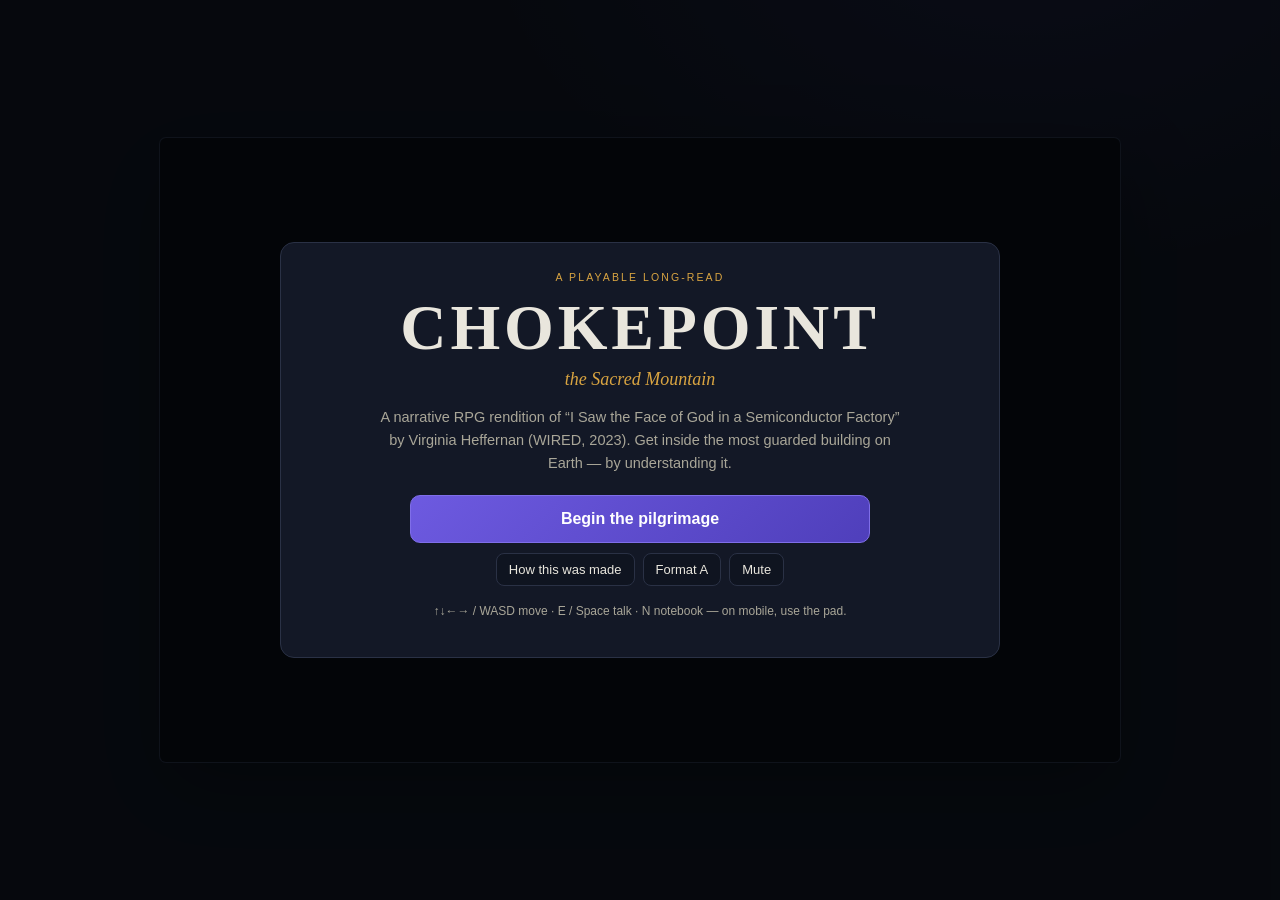
<file: index.html>
<!DOCTYPE html>
<html lang="en">
<head>
  <meta charset="utf-8">
  <meta name="viewport" content="width=device-width, initial-scale=1, viewport-fit=cover, user-scalable=no">
  <title>CHOKEPOINT — a playable long-read (narrative RPG)</title>
  <meta name="description" content="A narrative RPG rendition of Virginia Heffernan's 'I Saw the Face of God in a Semiconductor Factory' (WIRED, 2023). Get inside the most guarded building on Earth — by understanding it. Every fact carries a receipt.">
  <meta name="theme-color" content="#0b0e15">
  <meta property="og:title" content="CHOKEPOINT — the Sacred Mountain">
  <meta property="og:description" content="A 2D narrative RPG generated from one piece of journalism. Characters, quests and three refusals — every fact carries a ¶ receipt to the article.">
  <meta property="og:type" content="website">
  <link rel="icon" href="data:image/svg+xml,%3Csvg xmlns='http://www.w3.org/2000/svg' viewBox='0 0 24 24'%3E%3Cpath d='m3 19 6.5-11L13 13l2-3 6 9H3Z' fill='none' stroke='%23d9a441' stroke-width='1.8'/%3E%3C/svg%3E">
  <link rel="stylesheet" href="rpg.css?v=intro3">
</head>
<body>
  <div id="stage"><canvas id="game" width="320" height="208" aria-label="CHOKEPOINT game world"></canvas></div>
  <div id="hud-rpg" class="hidden"></div>
  <div id="touch" class="hidden" aria-hidden="true">
    <div class="dpad">
      <button data-dir="up" aria-label="Up">▲</button>
      <button data-dir="left" aria-label="Left">◀</button>
      <button data-dir="right" aria-label="Right">▶</button>
      <button data-dir="down" aria-label="Down">▼</button>
    </div>
    <button class="abtn" data-a aria-label="Interact">A</button>
  </div>
  <div id="prompt" class="hidden" aria-live="polite"></div>
  <div id="intro" class="hidden" role="dialog" aria-label="Introduction"></div>
  <div id="dialog" class="hidden" role="log" aria-live="polite"></div>
  <div id="panels" class="hidden"></div>
  <div id="card" aria-live="polite"></div>
  <div id="fade"></div>
  <noscript>
    <div style="position:fixed;inset:0;background:#0b0e15;color:#e9e6dd;display:flex;align-items:center;justify-content:center;padding:24px;font-family:Georgia,serif">
      <p>CHOKEPOINT needs JavaScript. The article it renders is here:
        <a style="color:#a08df5" href="https://www.wired.com/story/i-saw-the-face-of-god-in-a-tsmc-factory/">“I Saw the Face of God in a Semiconductor Factory” — WIRED</a>.</p>
    </div>
  </noscript>
  <script src="rpg-data.js?v=intro3"></script>
  <script src="rpg-story.js?v=intro3"></script>
  <script src="rpg.js?v=intro3"></script>
</body>
</html>
</file>
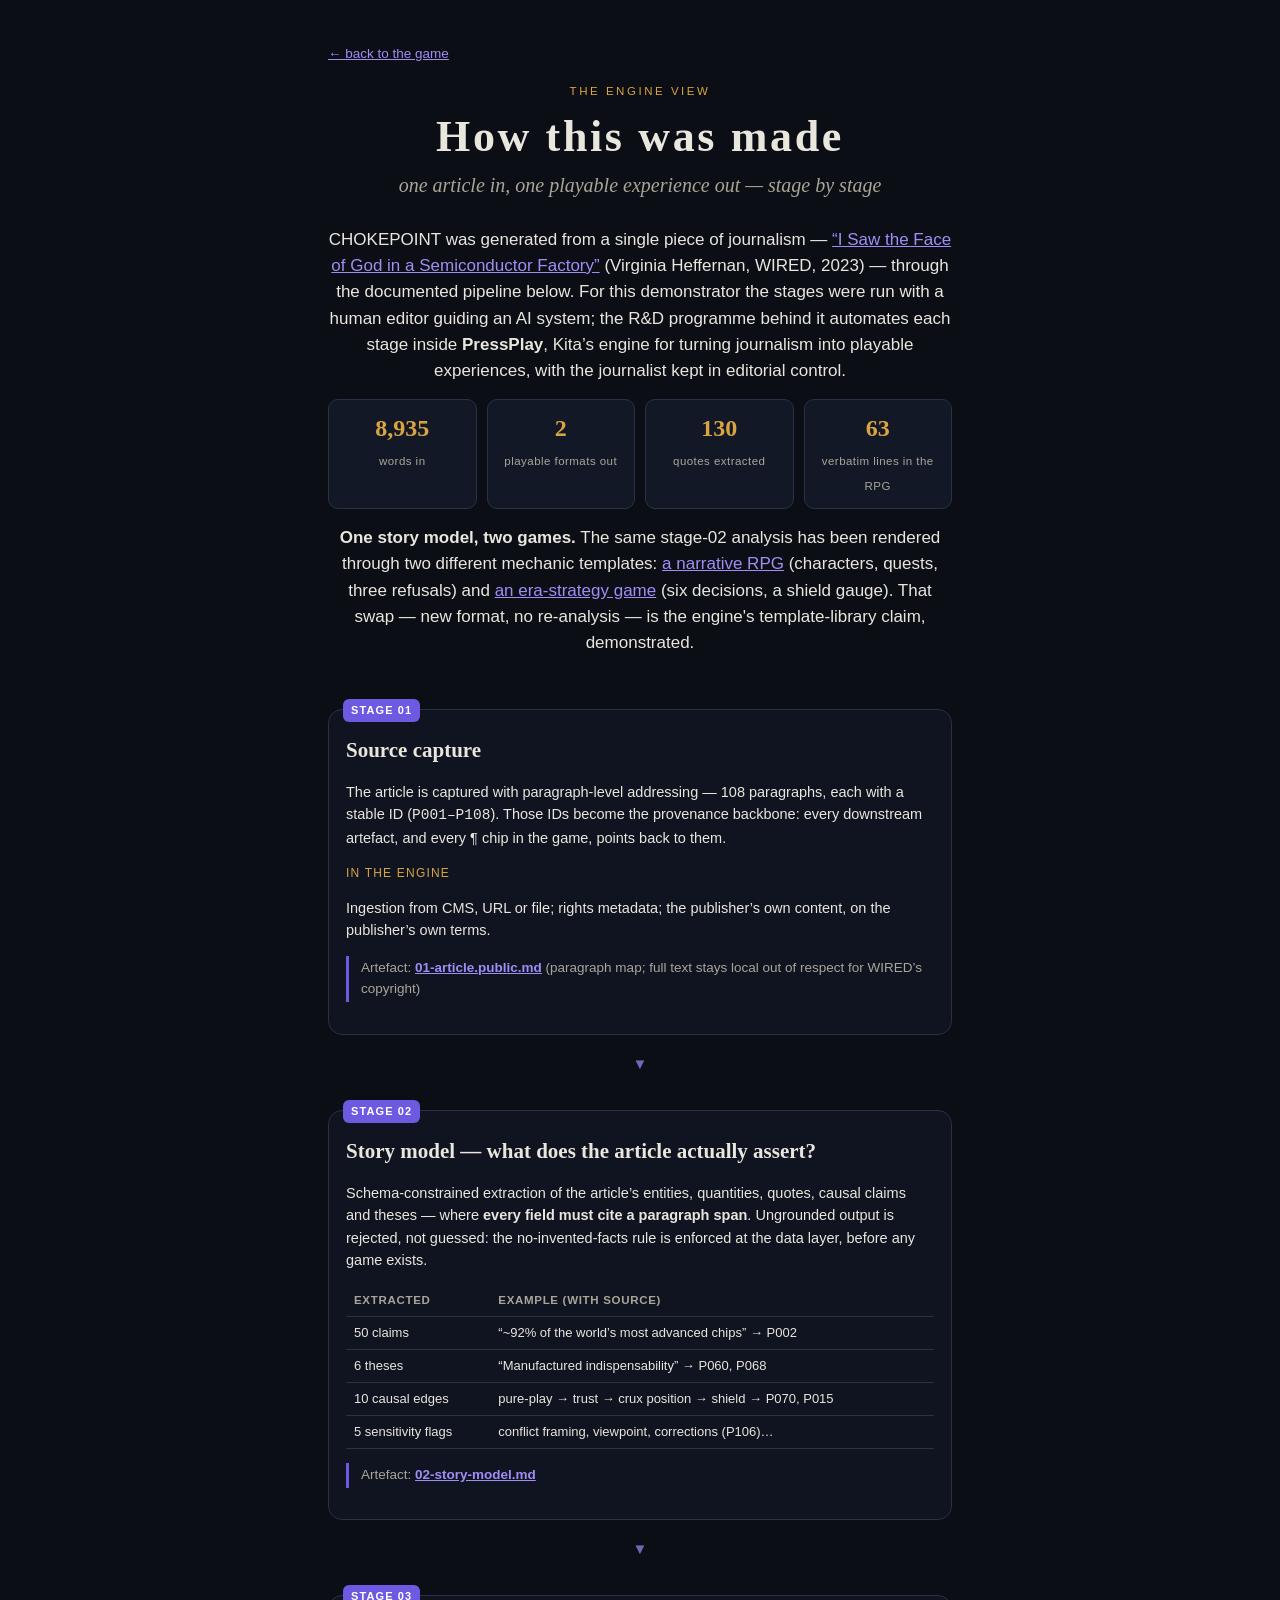
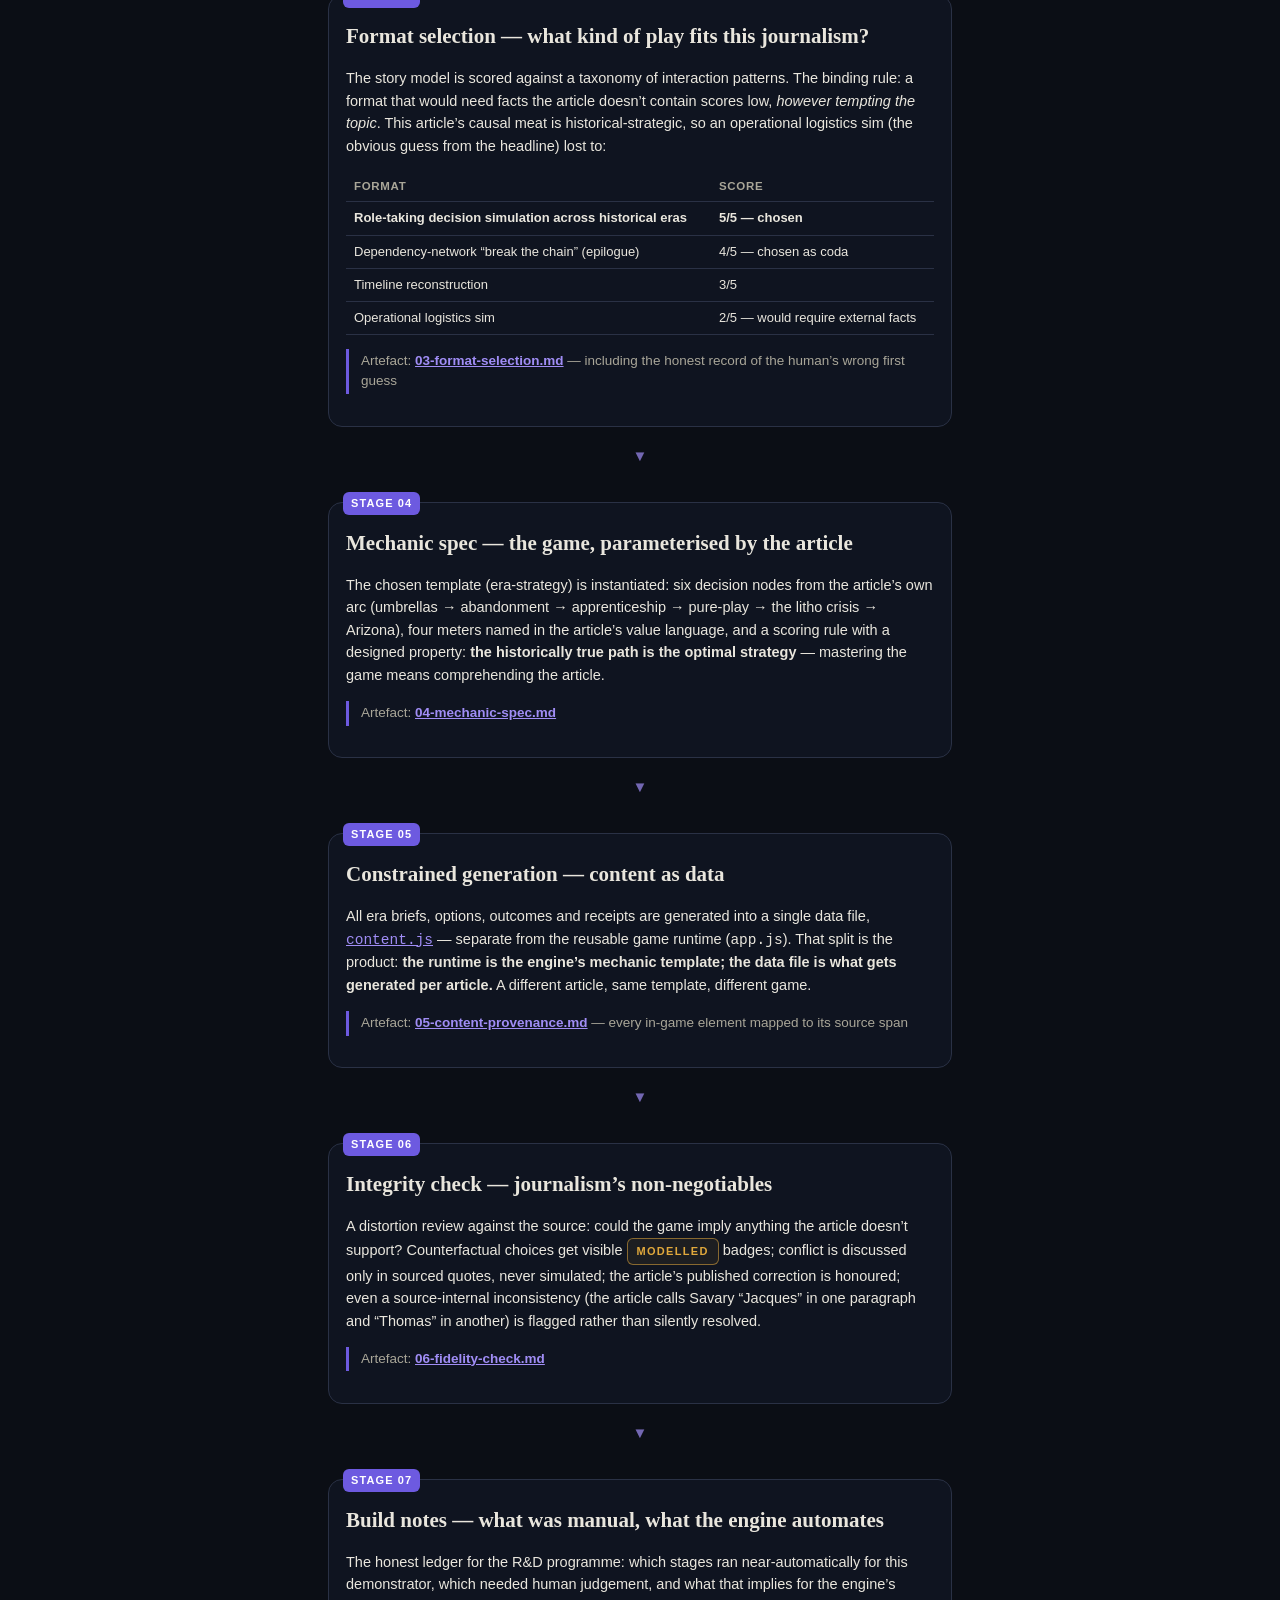
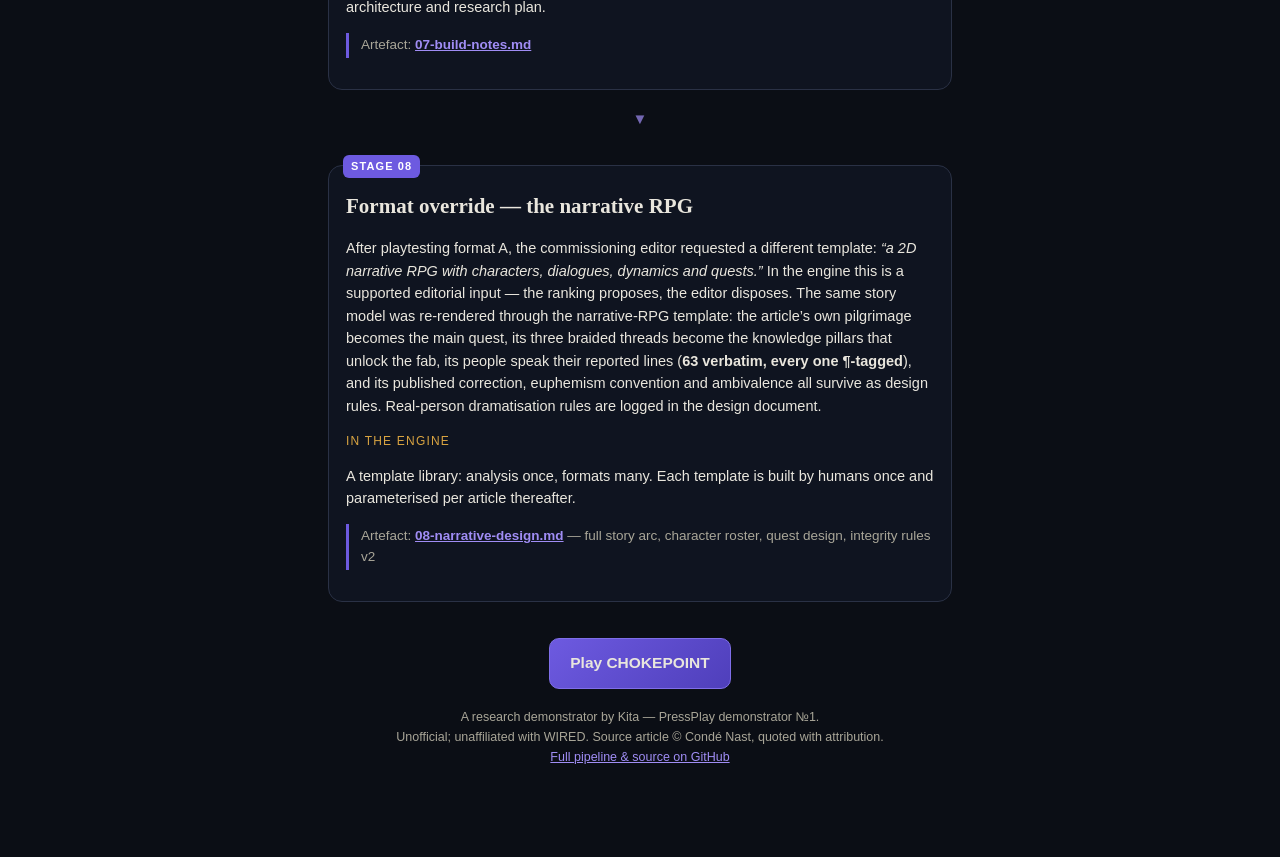
<file: pipeline.html>
<!DOCTYPE html>
<html lang="en">
<head>
  <meta charset="utf-8">
  <meta name="viewport" content="width=device-width, initial-scale=1">
  <title>How CHOKEPOINT was made — the PressPlay pipeline</title>
  <meta name="description" content="The engine view: how one piece of journalism became a playable experience, stage by stage — analysis, format selection, constrained generation, provenance.">
  <meta name="theme-color" content="#0b0e15">
  <link rel="icon" href="data:image/svg+xml,%3Csvg xmlns='http://www.w3.org/2000/svg' viewBox='0 0 24 24'%3E%3Cpath d='m3 19 6.5-11L13 13l2-3 6 9H3Z' fill='none' stroke='%23a08df5' stroke-width='1.8'/%3E%3C/svg%3E">
  <link rel="stylesheet" href="styles.css">
  <style>
    .doc { max-width: 660px; margin: 0 auto; padding: 40px 18px 80px; }
    .doc-head { text-align: center; margin-bottom: 34px; }
    .stage { background: var(--panel-2); border: 1px solid var(--line); border-radius: 14px; padding: 18px 17px; margin-top: 18px; text-align: left; position: relative; }
    .stage-no { position: absolute; top: -11px; left: 14px; background: var(--violet-deep); color: #fff; font-size: 11px; font-weight: 800; letter-spacing: 0.1em; border-radius: 6px; padding: 3px 8px; }
    .stage h3 { font-family: var(--serif); margin: 6px 0 8px; font-size: 21px; }
    .stage p, .stage li { font-size: 14.5px; }
    .stage .engine-does { color: var(--gold); font-size: 12px; letter-spacing: 0.1em; text-transform: uppercase; margin: 12px 0 4px; }
    .stage .artefact { border-left: 3px solid var(--violet-deep); padding: 2px 0 2px 12px; color: var(--ink-dim); font-size: 13.5px; }
    .stage .artefact a { font-weight: 600; }
    .flow { display: grid; gap: 6px; margin: 24px 0 6px; }
    .flow-arrow { text-align: center; color: var(--violet); opacity: 0.7; font-size: 15px; line-height: 1; }
    .stat-row { display: flex; gap: 10px; flex-wrap: wrap; margin-top: 12px; }
    .stat { flex: 1 1 120px; background: var(--panel); border: 1px solid var(--line); border-radius: 10px; padding: 10px 12px; text-align: center; }
    .stat b { display: block; font-family: var(--serif); font-size: 24px; color: var(--gold); }
    .stat span { font-size: 11.5px; color: var(--ink-dim); letter-spacing: 0.04em; }
    table.mini { width: 100%; border-collapse: collapse; font-size: 13px; margin-top: 8px; }
    table.mini th, table.mini td { text-align: left; padding: 6px 8px; border-bottom: 1px solid var(--line); vertical-align: top; }
    table.mini th { color: var(--ink-dim); font-weight: 600; font-size: 11.5px; letter-spacing: 0.06em; text-transform: uppercase; }
    .back { display: inline-block; margin-bottom: 18px; font-size: 13.5px; }
    .foot { text-align: center; margin-top: 36px; }
  </style>
</head>
<body>
  <main class="doc">
    <a class="back" href="index.html">← back to the game</a>
    <div class="doc-head">
      <p class="kicker">The engine view</p>
      <h1 class="title" style="font-size:clamp(30px,8vw,44px)">How this was made</h1>
      <p class="subtitle">one article in, one playable experience out — stage by stage</p>
      <p class="lede" style="text-align:center">CHOKEPOINT was generated from a single piece of journalism —
        <a href="https://www.wired.com/story/i-saw-the-face-of-god-in-a-tsmc-factory/" target="_blank" rel="noopener">“I Saw the Face of God in a Semiconductor Factory”</a>
        (Virginia Heffernan, WIRED, 2023) — through the documented pipeline below. For this demonstrator the stages were run
        with a human editor guiding an AI system; the R&amp;D programme behind it automates each stage inside <strong>PressPlay</strong>,
        Kita’s engine for turning journalism into playable experiences, with the journalist kept in editorial control.</p>
      <div class="stat-row" aria-label="Key numbers">
        <div class="stat"><b>8,935</b><span>words in</span></div>
        <div class="stat"><b>2</b><span>playable formats out</span></div>
        <div class="stat"><b>130</b><span>quotes extracted</span></div>
        <div class="stat"><b>63</b><span>verbatim lines in the RPG</span></div>
      </div>
      <p class="lede" style="text-align:center;margin-top:16px"><strong>One story model, two games.</strong> The same stage-02 analysis has been rendered through two different mechanic templates:
        <a href="index.html">a narrative RPG</a> (characters, quests, three refusals) and
        <a href="strategy.html">an era-strategy game</a> (six decisions, a shield gauge). That swap — new format, no re-analysis —
        is the engine's template-library claim, demonstrated.</p>
    </div>

    <div class="flow">
      <div class="stage">
        <span class="stage-no">STAGE 01</span>
        <h3>Source capture</h3>
        <p>The article is captured with paragraph-level addressing — 108 paragraphs, each with a stable ID (<code>P001–P108</code>). Those IDs become the provenance backbone: every downstream artefact, and every ¶ chip in the game, points back to them.</p>
        <p class="engine-does">In the engine</p>
        <p>Ingestion from CMS, URL or file; rights metadata; the publisher’s own content, on the publisher’s own terms.</p>
        <p class="artefact">Artefact: <a href="https://github.com/sebvasquez91/chokepoint/blob/main/pipeline/01-article.public.md" target="_blank" rel="noopener">01-article.public.md</a> (paragraph map; full text stays local out of respect for WIRED’s copyright)</p>
      </div>
      <p class="flow-arrow">▼</p>

      <div class="stage">
        <span class="stage-no">STAGE 02</span>
        <h3>Story model — what does the article actually assert?</h3>
        <p>Schema-constrained extraction of the article’s entities, quantities, quotes, causal claims and theses — where <strong>every field must cite a paragraph span</strong>. Ungrounded output is rejected, not guessed: the no-invented-facts rule is enforced at the data layer, before any game exists.</p>
        <table class="mini">
          <tr><th>Extracted</th><th>Example (with source)</th></tr>
          <tr><td>50 claims</td><td>“~92% of the world’s most advanced chips” → P002</td></tr>
          <tr><td>6 theses</td><td>“Manufactured indispensability” → P060, P068</td></tr>
          <tr><td>10 causal edges</td><td>pure-play → trust → crux position → shield → P070, P015</td></tr>
          <tr><td>5 sensitivity flags</td><td>conflict framing, viewpoint, corrections (P106)…</td></tr>
        </table>
        <p class="artefact">Artefact: <a href="https://github.com/sebvasquez91/chokepoint/blob/main/pipeline/02-story-model.md" target="_blank" rel="noopener">02-story-model.md</a></p>
      </div>
      <p class="flow-arrow">▼</p>

      <div class="stage">
        <span class="stage-no">STAGE 03</span>
        <h3>Format selection — what kind of play fits this journalism?</h3>
        <p>The story model is scored against a taxonomy of interaction patterns. The binding rule: a format that would need facts the article doesn’t contain scores low, <em>however tempting the topic</em>. This article’s causal meat is historical-strategic, so an operational logistics sim (the obvious guess from the headline) lost to:</p>
        <table class="mini">
          <tr><th>Format</th><th>Score</th></tr>
          <tr><td><strong>Role-taking decision simulation across historical eras</strong></td><td><strong>5/5 — chosen</strong></td></tr>
          <tr><td>Dependency-network “break the chain” (epilogue)</td><td>4/5 — chosen as coda</td></tr>
          <tr><td>Timeline reconstruction</td><td>3/5</td></tr>
          <tr><td>Operational logistics sim</td><td>2/5 — would require external facts</td></tr>
        </table>
        <p class="artefact">Artefact: <a href="https://github.com/sebvasquez91/chokepoint/blob/main/pipeline/03-format-selection.md" target="_blank" rel="noopener">03-format-selection.md</a> — including the honest record of the human’s wrong first guess</p>
      </div>
      <p class="flow-arrow">▼</p>

      <div class="stage">
        <span class="stage-no">STAGE 04</span>
        <h3>Mechanic spec — the game, parameterised by the article</h3>
        <p>The chosen template (era-strategy) is instantiated: six decision nodes from the article’s own arc (umbrellas → abandonment → apprenticeship → pure-play → the litho crisis → Arizona), four meters named in the article’s value language, and a scoring rule with a designed property: <strong>the historically true path is the optimal strategy</strong> — mastering the game means comprehending the article.</p>
        <p class="artefact">Artefact: <a href="https://github.com/sebvasquez91/chokepoint/blob/main/pipeline/04-mechanic-spec.md" target="_blank" rel="noopener">04-mechanic-spec.md</a></p>
      </div>
      <p class="flow-arrow">▼</p>

      <div class="stage">
        <span class="stage-no">STAGE 05</span>
        <h3>Constrained generation — content as data</h3>
        <p>All era briefs, options, outcomes and receipts are generated into a single data file, <a href="https://github.com/sebvasquez91/chokepoint/blob/main/content.js" target="_blank" rel="noopener"><code>content.js</code></a> — separate from the reusable game runtime (<code>app.js</code>). That split is the product: <strong>the runtime is the engine’s mechanic template; the data file is what gets generated per article.</strong> A different article, same template, different game.</p>
        <p class="artefact">Artefact: <a href="https://github.com/sebvasquez91/chokepoint/blob/main/pipeline/05-content-provenance.md" target="_blank" rel="noopener">05-content-provenance.md</a> — every in-game element mapped to its source span</p>
      </div>
      <p class="flow-arrow">▼</p>

      <div class="stage">
        <span class="stage-no">STAGE 06</span>
        <h3>Integrity check — journalism’s non-negotiables</h3>
        <p>A distortion review against the source: could the game imply anything the article doesn’t support? Counterfactual choices get visible <span class="badge badge-modelled" style="pointer-events:none">MODELLED</span> badges; conflict is discussed only in sourced quotes, never simulated; the article’s published correction is honoured; even a source-internal inconsistency (the article calls Savary “Jacques” in one paragraph and “Thomas” in another) is flagged rather than silently resolved.</p>
        <p class="artefact">Artefact: <a href="https://github.com/sebvasquez91/chokepoint/blob/main/pipeline/06-fidelity-check.md" target="_blank" rel="noopener">06-fidelity-check.md</a></p>
      </div>
      <p class="flow-arrow">▼</p>

      <div class="stage">
        <span class="stage-no">STAGE 07</span>
        <h3>Build notes — what was manual, what the engine automates</h3>
        <p>The honest ledger for the R&amp;D programme: which stages ran near-automatically for this demonstrator, which needed human judgement, and what that implies for the engine’s architecture and research plan.</p>
        <p class="artefact">Artefact: <a href="https://github.com/sebvasquez91/chokepoint/blob/main/pipeline/07-build-notes.md" target="_blank" rel="noopener">07-build-notes.md</a></p>
      </div>
      <p class="flow-arrow">▼</p>

      <div class="stage">
        <span class="stage-no">STAGE 08</span>
        <h3>Format override — the narrative RPG</h3>
        <p>After playtesting format A, the commissioning editor requested a different template: <em>“a 2D narrative RPG with characters, dialogues, dynamics and quests.”</em> In the engine this is a supported editorial input — the ranking proposes, the editor disposes. The same story model was re-rendered through the narrative-RPG template: the article’s own pilgrimage becomes the main quest, its three braided threads become the knowledge pillars that unlock the fab, its people speak their reported lines (<strong>63 verbatim, every one ¶-tagged</strong>), and its published correction, euphemism convention and ambivalence all survive as design rules. Real-person dramatisation rules are logged in the design document.</p>
        <p class="engine-does">In the engine</p>
        <p>A template library: analysis once, formats many. Each template is built by humans once and parameterised per article thereafter.</p>
        <p class="artefact">Artefact: <a href="https://github.com/sebvasquez91/chokepoint/blob/main/pipeline/08-narrative-design.md" target="_blank" rel="noopener">08-narrative-design.md</a> — full story arc, character roster, quest design, integrity rules v2</p>
      </div>
    </div>

    <div class="foot">
      <a class="btn btn-primary" href="index.html">Play CHOKEPOINT</a>
      <p class="attribution" style="margin-top:18px">A research demonstrator by Kita — PressPlay demonstrator №1.<br>
        Unofficial; unaffiliated with WIRED. Source article © Condé Nast, quoted with attribution.<br>
        <a href="https://github.com/sebvasquez91/chokepoint" target="_blank" rel="noopener">Full pipeline &amp; source on GitHub</a></p>
    </div>
  </main>
</body>
</html>
</file>
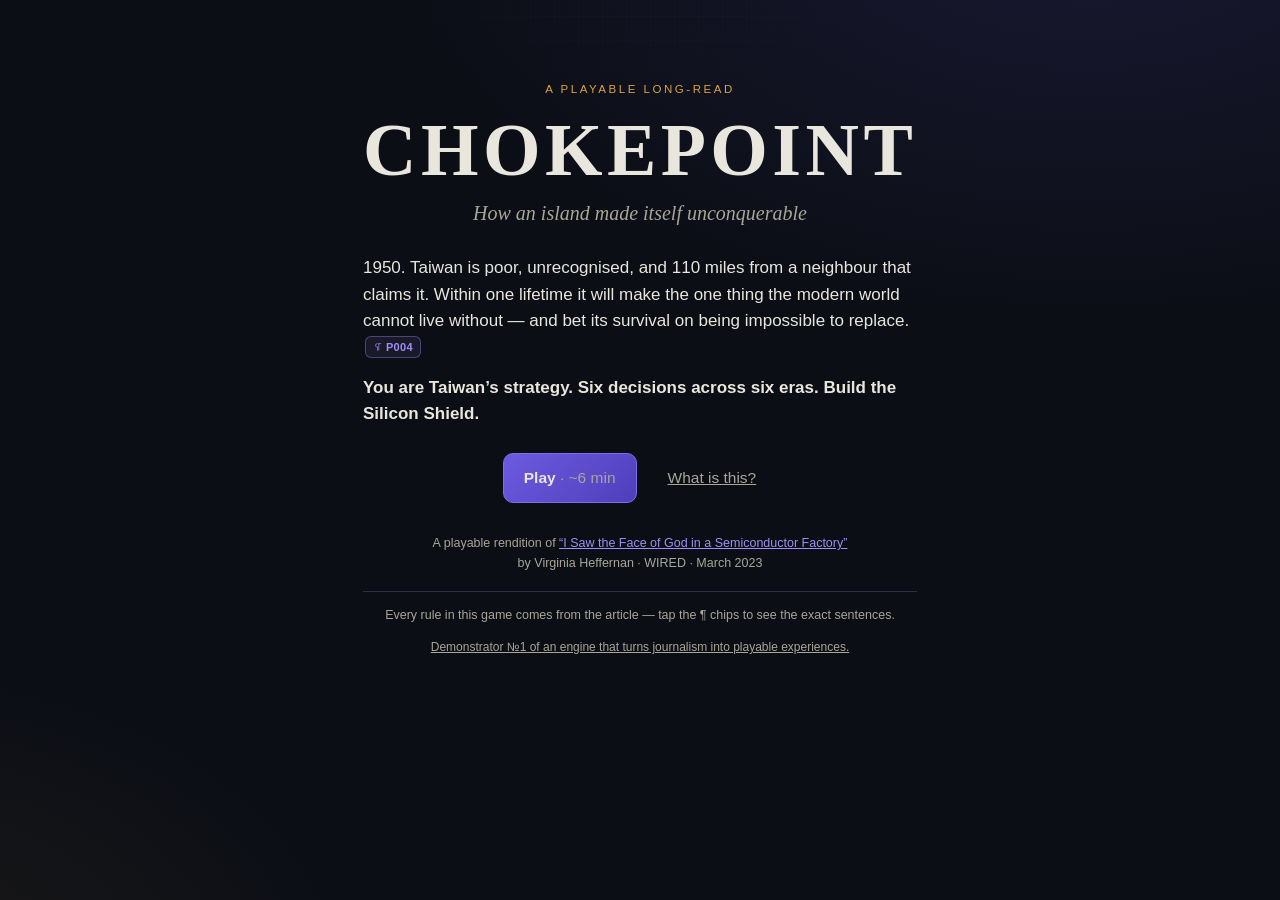
<file: strategy.html>
<!DOCTYPE html>
<html lang="en">
<head>
  <meta charset="utf-8">
  <meta name="viewport" content="width=device-width, initial-scale=1, viewport-fit=cover">
  <title>CHOKEPOINT · strategy edition (format A)</title>
  <meta name="description" content="How an island made itself unconquerable. A playable rendition of Virginia Heffernan's 'I Saw the Face of God in a Semiconductor Factory' (WIRED, 2023) — every rule in the game cites the article.">
  <meta name="theme-color" content="#0b0e15">
  <meta property="og:title" content="CHOKEPOINT — a playable long-read">
  <meta property="og:description" content="You are Taiwan's strategy. Six decisions across six eras. Build the Silicon Shield — every rule cites the article it was made from.">
  <meta property="og:type" content="website">
  <link rel="icon" href="data:image/svg+xml,%3Csvg xmlns='http://www.w3.org/2000/svg' viewBox='0 0 24 24'%3E%3Cpath d='m3 19 6.5-11L13 13l2-3 6 9H3Z' fill='none' stroke='%23d9a441' stroke-width='1.8'/%3E%3C/svg%3E">
  <link rel="stylesheet" href="styles.css">
</head>
<body>
  <div id="hud" class="hidden"></div>
  <main id="app">
    <noscript>
      <div style="max-width:590px;margin:60px auto;padding:0 18px;font-family:Georgia,serif">
        <h1>CHOKEPOINT</h1>
        <p>This playable long-read needs JavaScript. The article it renders is here:
          <a style="color:#a08df5" href="https://www.wired.com/story/i-saw-the-face-of-god-in-a-tsmc-factory/">
            “I Saw the Face of God in a Semiconductor Factory” — Virginia Heffernan, WIRED</a>.</p>
      </div>
    </noscript>
  </main>
  <script src="content.js"></script>
  <script src="app.js"></script>
</body>
</html>
</file>
<file: rpg.css>
/* CHOKEPOINT RPG — rpg.css */
:root {
  --bg: #0b0e15; --panel: #131826; --panel2: #0f1420; --ink: #e9e6dd; --dim: #a9a698;
  --line: #2a3145; --violet: #a08df5; --violetD: #6d5ae0; --gold: #d9a441; --amber: #e0a83c;
  --serif: Georgia, "Times New Roman", serif;
  --sans: -apple-system, BlinkMacSystemFont, "Segoe UI", Roboto, Helvetica, Arial, sans-serif;
}
* { box-sizing: border-box; }
html, body { margin: 0; height: 100%; }
body {
  background: radial-gradient(900px 600px at 80% -10%, rgba(109,90,224,.16), transparent 60%), var(--bg);
  color: var(--ink); font-family: var(--sans); overflow: hidden;
  -webkit-user-select: none; user-select: none; touch-action: manipulation;
}
a { color: var(--violet); }

#stage { position: fixed; inset: 0; display: flex; align-items: center; justify-content: center; }
#game {
  image-rendering: pixelated; image-rendering: crisp-edges;
  width: min(100vw, calc(100vh * 1.5385), 960px); height: auto; aspect-ratio: 320 / 208;
  max-height: 100vh; background: #000; border-radius: 6px;
  box-shadow: 0 0 0 1px var(--line), 0 30px 80px rgba(0,0,0,.55);
}
@media (max-width: 700px) { #game { border-radius: 0; width: 100vw; } }

.hidden { display: none !important; }

/* fade & chapter cards */
#fade { position: fixed; inset: 0; background: #05070c; opacity: 0; pointer-events: none; transition: opacity .45s ease; z-index: 70; }
#fade.dark { opacity: 1; pointer-events: auto; }
#card { position: fixed; inset: 0; display: flex; align-items: center; justify-content: center; z-index: 80; opacity: 0; pointer-events: none; transition: opacity .4s ease; padding: 24px; }
#card.show { opacity: 1; }
.card-inner {
  font-family: var(--serif); font-size: clamp(17px, 3.4vw, 24px); line-height: 1.5; text-align: center;
  max-width: 640px; color: var(--ink); text-shadow: 0 2px 30px rgba(0,0,0,.9);
  border-top: 1px solid var(--gold); border-bottom: 1px solid var(--gold); padding: 18px 8px;
  background: rgba(5,7,12,.72); border-radius: 4px;
}

/* HUD */
#hud-rpg { position: fixed; top: 0; left: 0; right: 0; display: flex; justify-content: space-between; align-items: flex-start; padding: 10px 12px; z-index: 30; pointer-events: none; }
.hud-left { display: grid; gap: 4px; }
.hud-scene { font-family: var(--serif); letter-spacing: .08em; font-size: 12px; color: var(--gold); background: rgba(5,7,12,.7); border: 1px solid var(--line); border-radius: 6px; padding: 4px 9px; width: max-content; max-width: 62vw; }
.hud-quest { font-size: 11.5px; color: var(--ink); background: rgba(5,7,12,.66); border: 1px solid var(--line); border-radius: 6px; padding: 3px 8px; width: max-content; max-width: 62vw; }
.hud-hint { color: var(--dim); font-style: italic; }
.hud-right { display: flex; gap: 6px; pointer-events: auto; }
.hud-btn { background: rgba(19,24,38,.9); color: var(--ink); border: 1px solid var(--line); border-radius: 8px; width: 38px; height: 38px; font-size: 16px; cursor: pointer; }
.hud-btn:hover { border-color: var(--violet); }

/* dialog */
#dialog { position: fixed; left: 0; right: 0; bottom: 0; z-index: 50; display: flex; justify-content: center; padding: 10px; }
.dlg-box {
  width: min(720px, 100%); background: rgba(13,17,28,.96); border: 1px solid var(--line);
  border-radius: 12px; padding: 12px 14px; display: flex; gap: 12px; cursor: pointer;
  box-shadow: 0 12px 50px rgba(0,0,0,.6);
}
.dlg-you { border-color: rgba(160,141,245,.4); }
.dlg-portrait { width: 72px; height: 72px; image-rendering: pixelated; flex: none; background: var(--panel2); border: 1px solid var(--line); border-radius: 8px; }
.dlg-main { flex: 1; min-width: 0; }
.dlg-name { font-size: 11px; letter-spacing: .14em; text-transform: uppercase; color: var(--gold); margin-bottom: 4px; }
.vmark { color: var(--violet); margin-left: 6px; font-family: var(--serif); }
.dlg-text { font-size: 15.5px; line-height: 1.5; min-height: 44px; }
.dlg-foot { display: flex; align-items: center; justify-content: space-between; margin-top: 6px; min-height: 20px; }
.dlg-more { color: var(--dim); animation: bob 1.2s infinite; font-size: 13px; }
@keyframes bob { 50% { transform: translateY(2px); } }
.dlg-chips { display: flex; gap: 5px; flex-wrap: wrap; }
.dlg-choices { display: grid; gap: 7px; }
.dlg-choice {
  position: relative; text-align: left; background: var(--panel); border: 1px solid var(--line); color: var(--ink);
  border-radius: 9px; padding: 10px 12px 10px 26px; font-size: 14.5px; cursor: pointer;
}
.dlg-choice::before {
  content: "▸"; position: absolute; left: 11px; top: 50%; transform: translateY(-50%);
  color: transparent; font-size: 12px; transition: color .1s ease;
}
.dlg-choice:focus-visible { outline: none; }
.dlg-choice.sel {
  border-color: var(--violet); background: rgba(160, 141, 245, .14); box-shadow: 0 0 0 1px var(--violet);
}
.dlg-choice.sel::before { color: var(--violet); }
.dlg-choice.chab { border-style: dashed; color: var(--dim); }

.chip {
  display: inline-flex; align-items: center; font-size: 10.5px; font-weight: 700;
  color: var(--violet); background: rgba(160,141,245,.1); border: 1px solid rgba(160,141,245,.4);
  border-radius: 5px; padding: 1px 6px; cursor: pointer; font-family: var(--sans);
}
.chip:hover { background: rgba(160,141,245,.22); }

/* receipts sheet */
.sheet-backdrop { position: fixed; inset: 0; z-index: 90; background: rgba(5,7,12,.7); display: flex; align-items: flex-end; justify-content: center; }
.sheet { background: var(--panel); border: 1px solid var(--line); border-radius: 14px 14px 0 0; width: 100%; max-width: 680px; max-height: 74vh; overflow-y: auto; padding: 18px 18px 26px; }
@media (min-width: 700px) { .sheet-backdrop { align-items: center; padding: 18px; } .sheet { border-radius: 14px; } }
.sheet-close { float: right; background: var(--panel2); border: 1px solid var(--line); border-radius: 8px; width: 32px; height: 32px; color: var(--dim); cursor: pointer; }
.sheet-kicker { letter-spacing: .18em; text-transform: uppercase; font-size: 10.5px; color: var(--gold); margin: 2px 0 10px; }
.quote { margin: 0 0 14px; }
.quote blockquote { margin: 0; font-family: var(--serif); font-size: 15.5px; line-height: 1.55; border-left: 3px solid var(--gold); padding-left: 12px; }
.quote figcaption { font-size: 12px; color: var(--dim); margin-top: 6px; padding-left: 15px; }
.sheet-foot { font-size: 12px; color: var(--dim); border-top: 1px solid var(--line); padding-top: 10px; margin-top: 12px; }

/* panels */
#panels { position: fixed; inset: 0; z-index: 60; display: flex; align-items: center; justify-content: center; background: rgba(5,7,12,.72); padding: 14px; }
.panel { background: var(--panel); border: 1px solid var(--line); border-radius: 14px; width: min(720px, 100%); max-height: 88vh; overflow-y: auto; padding: 16px; }
.pn-tabs { display: flex; gap: 6px; margin-bottom: 12px; flex-wrap: wrap; }
.pn-tab { background: var(--panel2); border: 1px solid var(--line); color: var(--dim); border-radius: 8px; padding: 7px 11px; font-size: 13px; cursor: pointer; }
.pn-tab.on { color: var(--ink); border-color: var(--violet); }
.pn-close { margin-left: auto; background: var(--panel2); border: 1px solid var(--line); border-radius: 8px; width: 34px; color: var(--dim); cursor: pointer; }
.pn-pillar { font-family: var(--serif); color: var(--gold); margin: 14px 0 6px; font-size: 17px; }
.pn-count { color: var(--dim); font-size: 12px; font-family: var(--sans); }
.pn-entries { display: grid; gap: 9px; }
.pn-entry { background: var(--panel2); border: 1px solid var(--line); border-radius: 10px; padding: 10px 12px; font-size: 14px; }
.pn-entry strong { display: block; margin-bottom: 3px; }
.pn-entry p { margin: 0 0 6px; color: var(--dim); line-height: 1.5; }
.pn-entry.done strong { color: var(--gold); }
.pn-empty { color: var(--dim); font-style: italic; font-size: 13.5px; }
.btn-mini { background: var(--panel2); border: 1px solid var(--line); color: var(--ink); border-radius: 8px; padding: 8px 12px; font-size: 13px; cursor: pointer; text-decoration: none; display: inline-block; }
.btn-mini:hover { border-color: var(--violet); }

/* title & epilogue */
.title-panel, .epi { text-align: center; padding: 28px 20px 24px; }
.tt-title { font-family: var(--serif); font-size: clamp(40px, 9vw, 64px); letter-spacing: .06em; margin: 6px 0 0; }
.tt-sub { font-family: var(--serif); font-style: italic; color: var(--gold); margin: 4px 0 16px; font-size: 18px; }
.tt-lede { color: var(--dim); font-size: 14.5px; max-width: 520px; margin: 0 auto 20px; line-height: 1.6; text-align: center; }
.mini-kicker { letter-spacing: .2em; text-transform: uppercase; font-size: 10.5px; color: var(--gold); margin: 0 0 8px; }
.btn-primary-lg {
  display: block; width: 100%; background: linear-gradient(135deg, var(--violetD), #4f3fbb);
  border: 1px solid #7f6ee8; color: #fff; border-radius: 10px; padding: 14px 18px;
  font-size: 16px; font-weight: 600; cursor: pointer; text-decoration: none; margin-bottom: 10px;
}
.btn-primary-lg.cont { background: var(--panel2); border-color: var(--line); color: var(--ink); }
.btn-primary-lg:hover { border-color: #b9aaff; }
.epi-cta { max-width: 460px; margin: 14px auto; }
.epi-row { display: flex; gap: 8px; justify-content: center; flex-wrap: wrap; margin-top: 6px; }
.epi-title { font-family: var(--serif); font-size: clamp(26px, 6vw, 38px); margin: 4px 0 10px; }
.epi-line { color: var(--dim); font-size: 14.5px; }
.epi .pn-entry { text-align: left; margin: 10px 0; }
.epi-credit { color: var(--dim); font-size: 12px; line-height: 1.6; margin-top: 16px; }

/* minigames */
.panel.mini { text-align: center; max-width: 430px; }
.mini-title { font-family: var(--serif); margin: 4px 0 14px; }
.mini-note { color: var(--dim); font-size: 13.5px; }
.mini-dial { position: relative; width: 190px; height: 110px; margin: 0 auto; border: 1px solid var(--line); border-bottom: none; border-radius: 190px 190px 0 0; background: var(--panel2); overflow: hidden; }
.mini-needle { position: absolute; left: 50%; bottom: 0; width: 3px; height: 86px; background: var(--gold); transform-origin: bottom center; transform: rotate(-100deg); transition: transform .09s linear; }
.mini-watts { position: absolute; left: 0; right: 0; bottom: 6px; font-family: var(--serif); font-size: 22px; color: var(--violet); }
.btn-hold { margin-top: 14px; width: 100%; padding: 16px; font-size: 15px; font-weight: 700; letter-spacing: .1em; background: var(--panel2); color: var(--ink); border: 1px solid var(--violet); border-radius: 10px; cursor: pointer; }
.btn-hold:active { background: var(--violetD); }
.mini-ring { position: relative; width: 160px; height: 160px; margin: 8px auto; }
.ring-target { position: absolute; left: 50%; top: 50%; width: 92px; height: 92px; border: 2px solid var(--gold); border-radius: 50%; transform: translate(-50%,-50%); }
.ring-out { position: absolute; left: 50%; top: 50%; width: 92px; height: 92px; border: 2px solid var(--violet); border-radius: 50%; transform: translate(-50%,-50%) scale(1.4); }

/* intro — animated cold-open */
#intro {
  position: fixed; inset: 0; z-index: 62; overflow-y: auto; overflow-x: hidden;
  background: radial-gradient(900px 620px at 82% -12%, rgba(109, 90, 224, .18), transparent 60%),
              radial-gradient(760px 520px at 6% 112%, rgba(217, 164, 65, .08), transparent 55%), var(--bg);
  color: var(--ink); display: flex;
}
#intro.hidden { display: none; }
.intro-bg {
  position: fixed; inset: 0; z-index: 0; opacity: .5; pointer-events: none;
  background-image: repeating-linear-gradient(0deg, transparent 0 27px, rgba(160, 141, 245, .05) 27px 28px),
                    repeating-linear-gradient(90deg, transparent 0 27px, rgba(160, 141, 245, .05) 27px 28px);
  -webkit-mask-image: radial-gradient(75% 75% at 50% 40%, #000 30%, transparent 78%);
  mask-image: radial-gradient(75% 75% at 50% 40%, #000 30%, transparent 78%);
  animation: introDrift 26s linear infinite;
}
@keyframes introDrift { to { background-position: 56px 56px, 56px 56px; } }
.intro-stage {
  position: relative; z-index: 1; max-width: 620px; width: 100%; margin: 0 auto;
  min-height: 100%; padding: 18px 20px 22px; display: flex; flex-direction: column;
}
.intro-top { display: flex; align-items: center; justify-content: space-between; }
.intro-brand { font-family: var(--serif); letter-spacing: .18em; font-size: 13px; color: var(--gold); }
.intro-skip { background: none; border: 1px solid var(--line); color: var(--dim); border-radius: 8px; padding: 6px 11px; font-size: 12.5px; cursor: pointer; }
.intro-skip:hover { border-color: var(--violet); color: var(--ink); }
.intro-panel { flex: 1; display: flex; flex-direction: column; align-items: center; justify-content: center; text-align: center; padding: 8px 0; animation: introIn .45s cubic-bezier(.2, .7, .2, 1) both; }
@keyframes introIn { from { opacity: 0; transform: translateY(12px); } }
.intro-visual { height: 156px; display: flex; align-items: center; justify-content: center; margin-bottom: 18px; }
.intro-visual .iv { height: 100%; width: auto; overflow: visible; }
.intro-kicker { letter-spacing: .16em; text-transform: uppercase; font-size: 11.5px; color: var(--gold); margin: 0 0 10px; }
.intro-title { font-family: var(--serif); font-size: clamp(26px, 6.5vw, 40px); line-height: 1.12; margin: 0 0 14px; }
.intro-body { font-size: 16.5px; line-height: 1.6; color: var(--ink); max-width: 30em; margin: 0 auto; }
.intro-receipts { margin-top: 16px; display: flex; align-items: center; gap: 6px; flex-wrap: wrap; justify-content: center; }
.intro-src { font-size: 11.5px; color: var(--dim); font-style: italic; }
.intro-foot { display: flex; align-items: center; justify-content: space-between; gap: 14px; padding-top: 12px; border-top: 1px solid var(--line); }
.intro-dots { display: flex; gap: 7px; }
.intro-dots span { width: 7px; height: 7px; border-radius: 50%; background: rgba(233, 230, 221, .22); transition: background .2s, transform .2s; }
.intro-dots span.on { background: var(--gold); transform: scale(1.3); box-shadow: 0 0 0 3px rgba(217, 164, 65, .18); }
.intro-dots span.done { background: var(--violet); }
.intro-next {
  background: linear-gradient(135deg, var(--violet-deep), #4f3fbb); border: 1px solid #7f6ee8; color: #fff;
  border-radius: 10px; padding: 12px 22px; font-size: 15px; font-weight: 600; cursor: pointer;
}
.intro-next:hover { border-color: #b9aaff; }

/* intro visual animations */
.iv-core { transform-box: fill-box; transform-origin: center; animation: ivPulse 1.8s ease-in-out infinite; }
@keyframes ivPulse { 0%, 100% { opacity: .7; } 50% { opacity: 1; } }
.iv-arc { animation: ivArc 1s ease .12s both; }
@keyframes ivArc { from { stroke-dashoffset: var(--arc-from); } to { stroke-dashoffset: var(--arc-to); } }
.iv-strait { animation: ivDash 1.1s linear infinite; }
@keyframes ivDash { to { stroke-dashoffset: -16; } }
.iv-ping { transform-box: fill-box; transform-origin: center; animation: ivPing 1.9s ease-out infinite; }
@keyframes ivPing { 0% { opacity: 1; transform: scale(.6); } 70%, 100% { opacity: .15; transform: scale(1.9); } }
.iv-door { animation: ivGlow 2.2s ease-in-out infinite; }
@keyframes ivGlow { 0%, 100% { opacity: .55; } 50% { opacity: .95; } }
.iv-counter { position: relative; height: 100%; aspect-ratio: 1; }
.iv-num { position: absolute; inset: 0; display: flex; align-items: center; justify-content: center; }
.iv-num span { font-family: var(--serif); font-size: 40px; color: var(--gold); font-variant-numeric: tabular-nums; }
@media (max-width: 700px) { #prompt { bottom: 96px; } .intro-visual { height: 132px; } }

/* interaction prompt */
#prompt {
  position: fixed; left: 50%; bottom: 18px; transform: translateX(-50%); z-index: 45;
  display: flex; align-items: center; gap: 8px; pointer-events: none;
  background: rgba(13, 17, 28, .94); border: 1px solid var(--gold); color: var(--ink);
  border-radius: 999px; padding: 7px 15px 7px 8px; font-size: 14px; font-weight: 600;
  box-shadow: 0 6px 26px rgba(0, 0, 0, .55); max-width: 84vw; white-space: nowrap;
  animation: promptIn .16s ease;
}
@keyframes promptIn { from { opacity: 0; transform: translateX(-50%) translateY(4px); } }
#prompt .pk {
  display: inline-flex; align-items: center; justify-content: center; min-width: 22px; height: 22px;
  padding: 0 6px; border-radius: 7px; background: var(--gold); color: #1d2330; font-weight: 800; font-size: 12px;
}
#prompt.hidden { display: none; }
@media (max-width: 700px) { #prompt { bottom: 96px; } }

/* toast */
#toast {
  position: fixed; top: 60px; left: 50%; transform: translateX(-50%) translateY(-8px); z-index: 65;
  background: rgba(13,17,28,.95); border: 1px solid var(--gold); color: var(--ink);
  border-radius: 9px; padding: 9px 14px; font-size: 13px; opacity: 0; transition: all .3s ease; pointer-events: none;
  max-width: 86vw;
}
#toast.show { opacity: 1; transform: translateX(-50%) translateY(0); }
#toast.insight { border-color: var(--violet); }
#toast.item { border-color: var(--line); }

/* touch controls */
#touch { position: fixed; bottom: 12px; left: 0; right: 0; z-index: 40; display: flex; justify-content: space-between; padding: 0 16px; pointer-events: none; }
.dpad { position: relative; width: 132px; height: 132px; pointer-events: auto; opacity: .82; }
.dpad button, .abtn {
  position: absolute; background: rgba(19,24,38,.9); border: 1px solid var(--line); color: var(--ink);
  border-radius: 10px; font-size: 16px; width: 44px; height: 44px;
}
.dpad [data-dir="up"] { left: 44px; top: 0; } .dpad [data-dir="down"] { left: 44px; bottom: 0; }
.dpad [data-dir="left"] { left: 0; top: 44px; } .dpad [data-dir="right"] { right: 0; top: 44px; }
.abtn { position: static; width: 64px; height: 64px; border-radius: 50%; font-weight: 800; border-color: var(--gold); color: var(--gold); pointer-events: auto; align-self: flex-end; opacity: .9; }
@media (prefers-reduced-motion: reduce) { * { transition-duration: .01ms !important; animation-duration: .01ms !important; } }
</file>
<file: styles.css>
/* =========================================================================
   CHOKEPOINT — styles.css  ·  design system for the era-strategy template
   Dark-silicon editorial: near-black blue, warm paper text, EUV violet +
   gold accents. Self-contained (system fonts only), mobile-first, AA.
   ========================================================================= */

:root {
  --bg: #0b0e15;
  --panel: #131826;
  --panel-2: #0f1420;
  --ink: #e9e6dd;
  --ink-dim: #a9a698;
  --line: #2a3145;
  --violet: #a08df5;
  --violet-deep: #6d5ae0;
  --gold: #d9a441;
  --amber: #e0a83c;
  --green: #7ec8a2;
  --red: #e08a8a;
  --serif: Georgia, "Times New Roman", "Songti TC", serif;
  --sans: -apple-system, BlinkMacSystemFont, "Segoe UI", Roboto, Helvetica, Arial, sans-serif;
  --maxw: 590px;
}

* { box-sizing: border-box; }
html { -webkit-text-size-adjust: 100%; }
body {
  margin: 0;
  background:
    radial-gradient(1200px 700px at 85% -10%, rgba(109, 90, 224, 0.14), transparent 60%),
    radial-gradient(900px 600px at -10% 110%, rgba(217, 164, 65, 0.08), transparent 55%),
    var(--bg);
  color: var(--ink);
  font-family: var(--sans);
  font-size: 16.5px;
  line-height: 1.55;
  min-height: 100vh;
}
a { color: var(--violet); }
a:hover { color: #b9aaff; }
button { font: inherit; color: inherit; cursor: pointer; }
:focus-visible { outline: 2px solid var(--violet); outline-offset: 2px; border-radius: 4px; }
h1:focus, h2:focus { outline: none; }

#app { max-width: var(--maxw); margin: 0 auto; padding: 0 18px 72px; }
.screen { animation: rise 420ms cubic-bezier(0.2, 0.7, 0.2, 1) both; }
@keyframes rise { from { opacity: 0; transform: translateY(10px); } to { opacity: 1; transform: none; } }

.icn { width: 1.15em; height: 1.15em; vertical-align: -0.22em; }
.dim { color: var(--ink-dim); font-weight: 400; }
.hidden { display: none !important; }

/* ---------------- HUD ---------------- */
#hud {
  position: sticky; top: 0; z-index: 40;
  background: linear-gradient(to bottom, rgba(11, 14, 21, 0.97), rgba(11, 14, 21, 0.88));
  backdrop-filter: blur(8px);
  border-bottom: 1px solid var(--line);
}
.hud-inner { max-width: var(--maxw); margin: 0 auto; padding: 8px 18px 9px; }
.hud-top { display: flex; align-items: baseline; gap: 10px; }
.hud-title { font-family: var(--serif); letter-spacing: 0.14em; font-size: 13px; color: var(--gold); }
.hud-era { font-size: 12.5px; color: var(--ink-dim); flex: 1; }
.hud-about { background: none; border: none; color: var(--ink-dim); font-size: 12.5px; text-decoration: underline; padding: 2px; }
.hud-meters { display: grid; grid-template-columns: 1fr 1fr; gap: 3px 16px; margin-top: 5px; }
@media (min-width: 520px) { .hud-meters { grid-template-columns: repeat(4, 1fr); } }
.meter { display: flex; align-items: center; gap: 6px; font-size: 11.5px; color: var(--ink-dim); }
.meter .icn { width: 0.95em; height: 0.95em; flex: none; color: var(--ink-dim); }
.meter-name { display: none; }
@media (min-width: 380px) { .meter-name { display: inline; } }
.meter-label { display: flex; align-items: center; gap: 4px; min-width: 0; white-space: nowrap; }
.bar { flex: 1; height: 5px; background: var(--panel); border-radius: 4px; overflow: hidden; min-width: 34px; }
.bar-fill { display: block; height: 100%; border-radius: 4px;
  background: linear-gradient(90deg, var(--violet-deep), var(--violet));
  transition: width 700ms cubic-bezier(0.2, 0.8, 0.2, 1); }
.bar.flash { animation: flash 900ms ease-out; } /* re-triggerable via class swap */
@keyframes flash { 0% { box-shadow: 0 0 0 1px var(--gold); } 100% { box-shadow: 0 0 0 1px transparent; } }
.meter-val { width: 2ch; text-align: right; font-variant-numeric: tabular-nums; }

/* ---------------- intro ---------------- */
.intro { padding-top: 9vh; text-align: center; position: relative; }
.kicker { letter-spacing: 0.22em; text-transform: uppercase; font-size: 11.5px; color: var(--gold); margin: 0 0 14px; }
.title { font-family: var(--serif); font-size: clamp(44px, 13vw, 74px); letter-spacing: 0.06em; margin: 0; line-height: 1.02; }
.subtitle { font-family: var(--serif); font-style: italic; color: var(--ink-dim); font-size: clamp(16px, 4.6vw, 20px); margin: 10px 0 26px; }
.lede { text-align: left; font-size: 17px; margin: 0 0 14px; }
.task { font-weight: 600; }
.intro-cta { display: flex; gap: 10px; justify-content: center; margin: 26px 0 30px; flex-wrap: wrap; }
.attribution { font-size: 12.5px; color: var(--ink-dim); line-height: 1.6; }
.receipt-note { font-size: 12.5px; color: var(--ink-dim); border-top: 1px solid var(--line); padding-top: 14px; margin-top: 18px; }
.engine-line { font-size: 12px; margin-top: 4px; }
.engine-line a { color: var(--ink-dim); }

/* ---------------- buttons ---------------- */
.btn {
  display: inline-block; border: 1px solid var(--line); background: var(--panel);
  color: var(--ink); border-radius: 10px; padding: 12px 20px; font-size: 15.5px;
  text-decoration: none; text-align: center; transition: transform 120ms ease, border-color 120ms ease;
}
.btn:hover { border-color: var(--violet); transform: translateY(-1px); }
.btn-primary { background: linear-gradient(135deg, var(--violet-deep), #4f3fbb); border-color: #7f6ee8; font-weight: 600; }
.btn-primary:hover { border-color: #b9aaff; }
.btn-ghost { background: none; border-color: transparent; color: var(--ink-dim); text-decoration: underline; }

/* ---------------- era ---------------- */
.era { padding-top: 26px; }
.era-head { text-align: center; margin-bottom: 18px; }
.era-icon .icn { width: 42px; height: 42px; color: var(--gold); }
.era-no { font-size: 12px; letter-spacing: 0.16em; text-transform: uppercase; color: var(--ink-dim); margin: 10px 0 2px; }
.era-title { font-family: var(--serif); font-size: clamp(30px, 8vw, 40px); margin: 0; }
.brief { font-size: 16.5px; background: var(--panel-2); border: 1px solid var(--line); border-radius: 12px; padding: 15px 16px; }
.prompt { font-weight: 700; margin: 20px 2px 10px; font-size: 17px; }
.options { display: grid; gap: 10px; }
.option {
  text-align: left; background: var(--panel); border: 1px solid var(--line); border-radius: 12px;
  padding: 13px 15px; display: grid; gap: 3px; transition: border-color 120ms ease, transform 120ms ease;
}
.option:hover { border-color: var(--violet); transform: translateY(-1px); }
.option-label { font-weight: 700; font-size: 16.5px; }
.option-blurb { color: var(--ink-dim); font-size: 14.5px; line-height: 1.45; }

/* ---------------- outcome ---------------- */
.outcome { padding-top: 26px; }
.outcome-tag { margin: 0 0 12px; }
.badge {
  display: inline-block; font-size: 11px; letter-spacing: 0.12em; border-radius: 6px;
  padding: 4px 9px; border: 1px solid; font-weight: 700; background: none;
}
.badge-historical { color: var(--gold); border-color: rgba(217, 164, 65, 0.5); background: rgba(217, 164, 65, 0.07); }
.badge-modelled { color: var(--amber); border-color: rgba(224, 168, 60, 0.55); background: rgba(224, 168, 60, 0.07); text-decoration: none; }
.badge-modelled:hover { border-color: var(--amber); }
.badge-reported { color: var(--violet); border-color: rgba(160, 141, 245, 0.5); background: rgba(160, 141, 245, 0.07); }
.outcome-headline { font-family: var(--serif); font-size: clamp(26px, 7vw, 34px); margin: 0 0 10px; line-height: 1.15; }
.outcome-body { font-size: 16.5px; }
.pills { display: flex; gap: 7px; flex-wrap: wrap; margin: 14px 0 4px; }
.pill {
  display: inline-flex; align-items: center; gap: 5px; font-size: 13px; font-weight: 700;
  padding: 4px 10px; border-radius: 999px; border: 1px solid var(--line); font-variant-numeric: tabular-nums;
}
.pill.up { color: var(--green); border-color: rgba(126, 200, 162, 0.4); }
.pill.down { color: var(--red); border-color: rgba(224, 138, 138, 0.4); }
.meanwhile, .rail { border-left: 3px solid var(--line); margin: 16px 0 0; padding: 2px 0 2px 13px; font-size: 14.5px; color: var(--ink-dim); }
.rail { border-left-color: rgba(217, 164, 65, 0.55); }
.rail-mark { color: var(--gold); font-weight: 700; letter-spacing: 0.04em; }
.outcome .btn-primary { margin-top: 22px; }

/* ---------------- receipts chips ---------------- */
.chips { display: inline-flex; gap: 5px; flex-wrap: wrap; vertical-align: baseline; margin-left: 2px; }
.chip {
  display: inline-flex; align-items: center; gap: 3px;
  font-size: 11px; font-weight: 700; letter-spacing: 0.03em; font-variant-numeric: tabular-nums;
  color: var(--violet); background: rgba(160, 141, 245, 0.09);
  border: 1px solid rgba(160, 141, 245, 0.38); border-radius: 6px; padding: 1.5px 7px;
  transition: background 120ms ease;
}
.chip:hover { background: rgba(160, 141, 245, 0.2); }
.chip .icn { width: 0.9em; height: 0.9em; }

/* ---------------- sheet (receipts / about) ---------------- */
.sheet-backdrop {
  position: fixed; inset: 0; z-index: 60; background: rgba(5, 7, 12, 0.65);
  display: flex; align-items: flex-end; justify-content: center;
  opacity: 0; transition: opacity 200ms ease;
}
.sheet-backdrop.open { opacity: 1; }
.sheet {
  background: var(--panel); border: 1px solid var(--line); border-bottom: none;
  border-radius: 16px 16px 0 0; width: 100%; max-width: var(--maxw);
  max-height: 78vh; overflow-y: auto; padding: 20px 20px 30px; position: relative;
  transform: translateY(14px); transition: transform 220ms cubic-bezier(0.2, 0.8, 0.2, 1);
}
.sheet-backdrop.open .sheet { transform: none; }
.sheet-close {
  position: sticky; top: 0; float: right; background: var(--panel-2); border: 1px solid var(--line);
  border-radius: 8px; width: 34px; height: 34px; color: var(--ink-dim); z-index: 2;
}
.sheet-kicker { letter-spacing: 0.18em; text-transform: uppercase; font-size: 11px; color: var(--gold); margin: 4px 0 12px; }
.sheet-body { font-size: 15px; }
.sheet-list { font-size: 14.5px; padding-left: 20px; display: grid; gap: 8px; }
.sheet-foot { font-size: 12.5px; color: var(--ink-dim); border-top: 1px solid var(--line); padding-top: 12px; margin-top: 16px; }
.quote { margin: 0 0 16px; }
.quote blockquote {
  margin: 0; font-family: var(--serif); font-size: 16.5px; line-height: 1.55;
  border-left: 3px solid var(--gold); padding: 2px 2px 2px 14px;
}
.quote figcaption { font-size: 12.5px; color: var(--ink-dim); margin-top: 7px; padding-left: 17px; }

/* ---------------- epilogue ---------------- */
.epilogue { padding-top: 40px; text-align: center; }
.gauge-wrap { position: relative; display: inline-block; margin: 6px 0 2px; }
.gauge { width: min(74vw, 300px); height: auto; }
.gauge-read { position: absolute; right: -8px; bottom: 4px; font-variant-numeric: tabular-nums; }
.gauge-score { font-family: var(--serif); font-size: 40px; }
.gauge-cap { color: var(--ink-dim); font-size: 14px; }
.verdict-title { font-family: var(--serif); font-size: clamp(32px, 9vw, 44px); margin: 6px 0 10px; }
.verdict-body { text-align: left; font-size: 16.5px; }
.gauge-note { text-align: left; font-size: 12.5px; color: var(--ink-dim); border-top: 1px solid var(--line); padding-top: 10px; margin-top: 16px; }

.ep-block { text-align: left; margin-top: 34px; background: var(--panel-2); border: 1px solid var(--line); border-radius: 14px; padding: 18px 17px; }
.ep-title { font-family: var(--serif); font-size: 23px; margin: 0 0 6px; }
.ep-note { color: var(--ink-dim); font-size: 14px; margin: 0 0 12px; }

.chain-svg { width: 100%; height: auto; display: block; }
.chain-edge { stroke: var(--violet-deep); stroke-width: 2; opacity: 0.75; transition: opacity 200ms ease; }
.chain-edge.cut { stroke: var(--red); stroke-dasharray: 4 6; opacity: 0.5; }
.chain-node { cursor: pointer; }
.chain-node rect { fill: var(--panel); stroke: var(--line); stroke-width: 1.2; rx: 10; transition: stroke 150ms ease; }
.chain-node:hover rect, .chain-node:focus rect { stroke: var(--violet); }
.chain-node.active rect { stroke: var(--gold); stroke-width: 1.6; }
.chain-node.severed rect { fill: #1a1420; stroke-dasharray: 5 4; }
.chain-node.severed .cn-label { fill: var(--red); text-decoration: line-through; }
.cn-label { fill: var(--ink); font-size: 14px; font-weight: 700; text-anchor: middle; }
.cn-sub { fill: var(--ink-dim); font-size: 9.5px; text-anchor: middle; letter-spacing: 0.02em; }
.sever-panel { border-top: 1px dashed var(--line); margin-top: 12px; padding-top: 12px; font-size: 15px; min-height: 56px; }
.sever-hint { color: var(--ink-dim); font-size: 13.5px; }
.sever-title { font-weight: 800; color: var(--red); letter-spacing: 0.03em; margin: 0 0 6px; }
.thesis { border-top: 1px solid var(--gold); margin-top: 14px; padding-top: 12px; font-family: var(--serif); font-size: 16px; }

.doubt p { font-size: 15px; margin: 0; }
.truth-tally { font-size: 15.5px; }
.recap-list { list-style: none; padding: 0; margin: 8px 0 0; display: grid; gap: 9px; }
.recap-list li { display: grid; gap: 1px; border-bottom: 1px dashed var(--line); padding-bottom: 8px; font-size: 14px; }
.recap-era { color: var(--ink-dim); font-size: 12px; letter-spacing: 0.06em; text-transform: uppercase; }
.recap-pick.hit { color: var(--gold); font-weight: 700; }
.recap-pick.miss { color: var(--ink); font-weight: 600; }
.recap-hist { color: var(--ink-dim); font-size: 13px; }
.time-flies { font-size: 13.5px; color: var(--ink-dim); margin: 14px 0 0; }

.ep-cta { display: grid; gap: 10px; margin: 30px 0 18px; }
.epilogue .attribution { margin-bottom: 10px; }

/* ---------------- decorative wafer lines ---------------- */
.wafer-lines {
  position: absolute; inset: -40px 0 auto; height: 200px; z-index: -1; opacity: 0.5;
  background:
    repeating-linear-gradient(0deg, transparent 0 23px, rgba(160, 141, 245, 0.05) 23px 24px),
    repeating-linear-gradient(90deg, transparent 0 23px, rgba(160, 141, 245, 0.05) 23px 24px);
  mask-image: radial-gradient(70% 100% at 50% 0%, #000 30%, transparent 75%);
  -webkit-mask-image: radial-gradient(70% 100% at 50% 0%, #000 30%, transparent 75%);
}

/* ---------------- motion & a11y ---------------- */
@media (prefers-reduced-motion: reduce) {
  * { animation-duration: 0.01ms !important; animation-iteration-count: 1 !important; transition-duration: 0.01ms !important; }
}
@media (min-width: 640px) {
  .sheet-backdrop { align-items: center; padding: 20px; }
  .sheet { border-radius: 16px; border-bottom: 1px solid var(--line); }
  .ep-cta { grid-template-columns: 1fr 1fr; }
  .ep-cta .btn-primary { grid-column: 1 / -1; }
}
</file>
